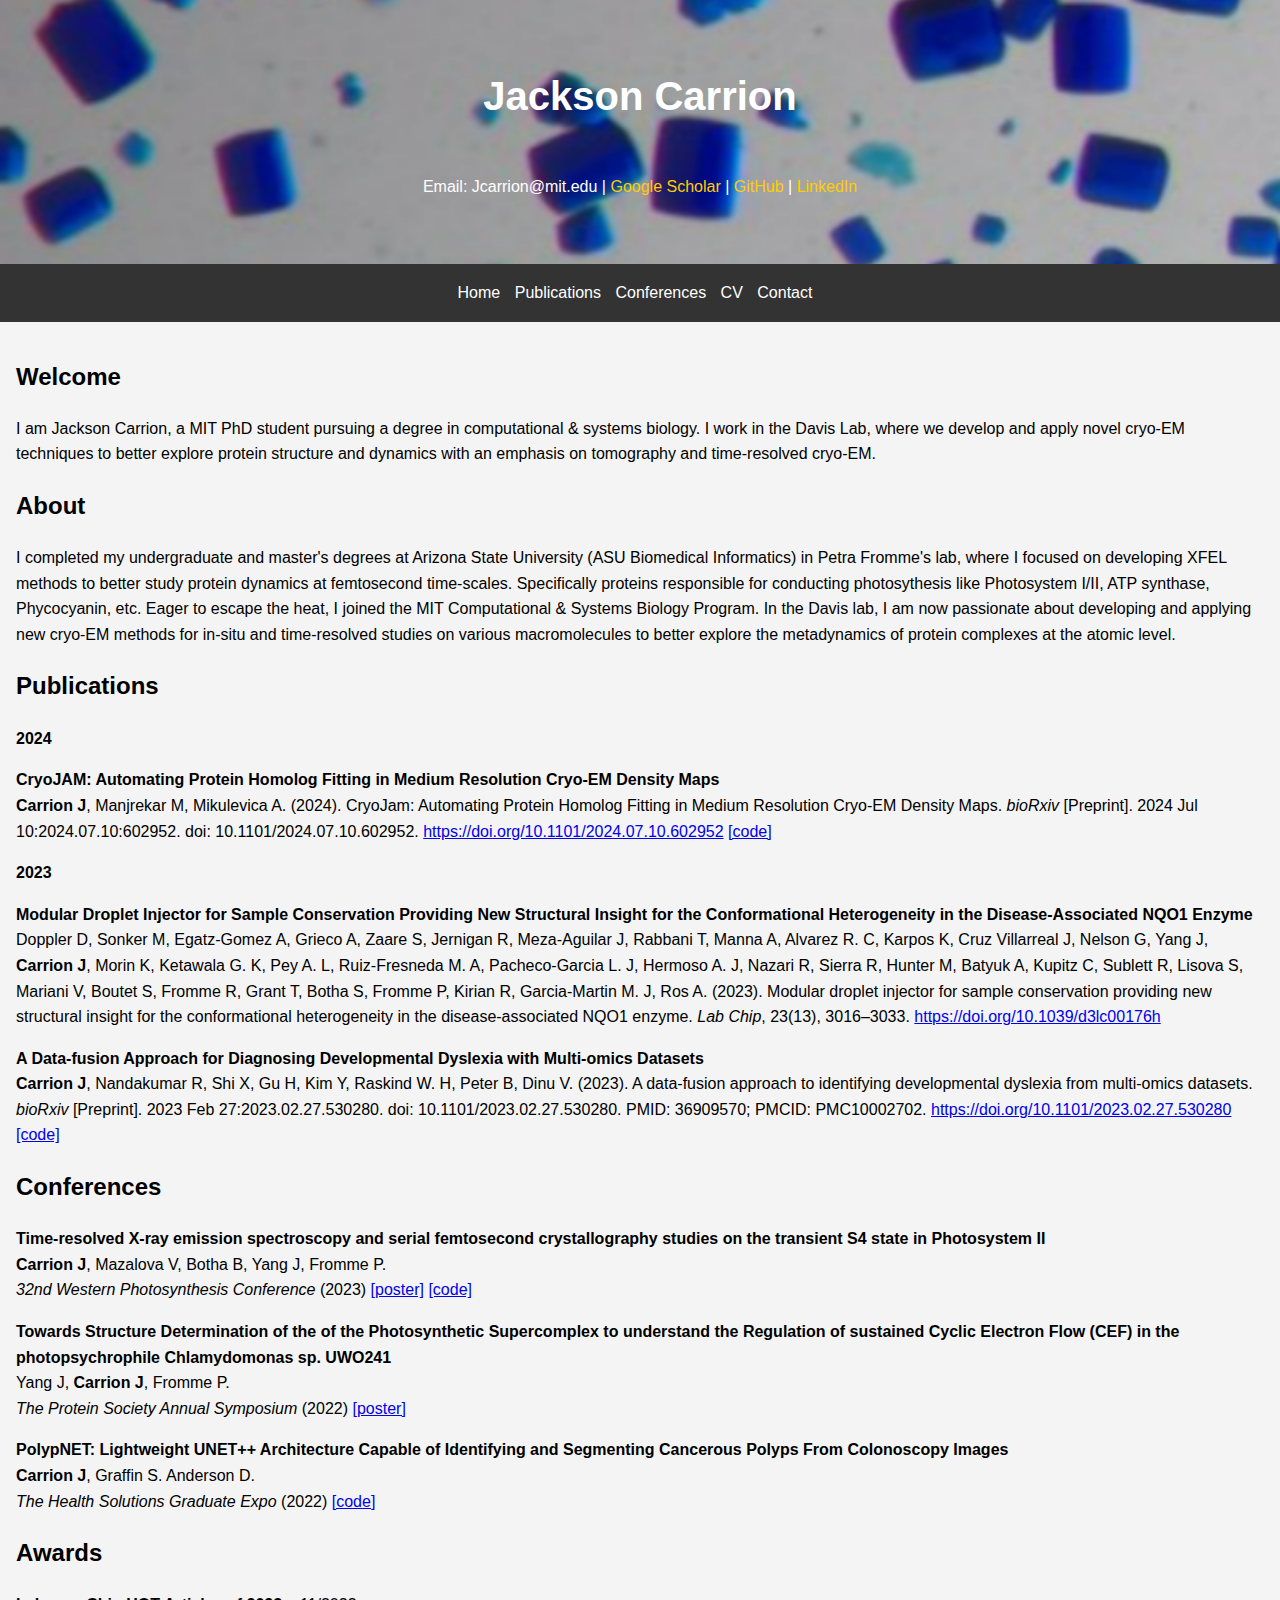
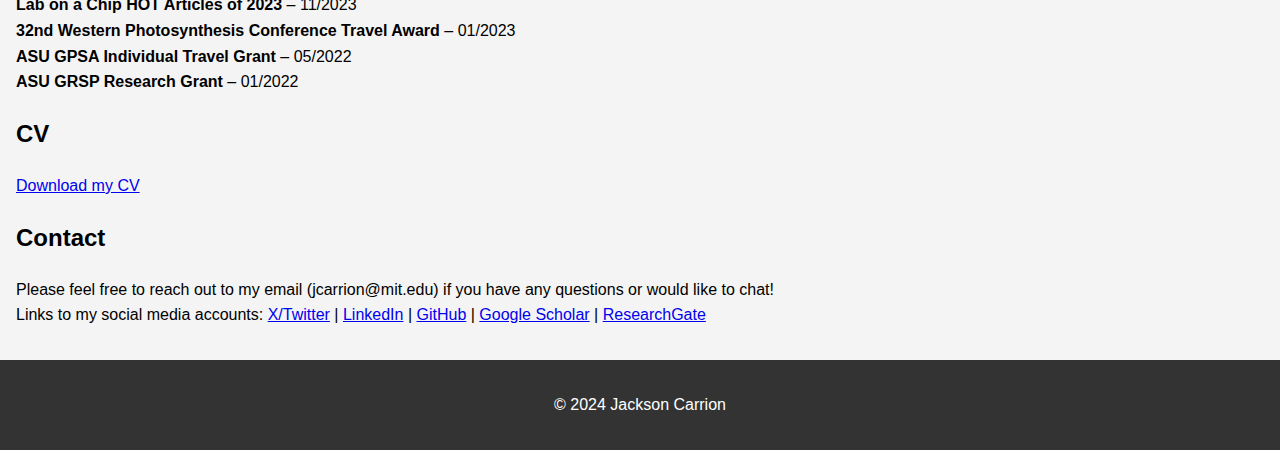
<file: index.html>
<!DOCTYPE html>
<html lang="en">
<head>
    <meta charset="UTF-8">
    <meta name="viewport" content="width=device-width, initial-scale=1.0">
    <title>Jackson Carrion</title>
    <link rel="stylesheet" href="styles2.css">
</head>
<body>
    <header>
        <h1><strong>Jackson Carrion</strong></h1><br>
        <p>Email: Jcarrion@mit.edu | <a href="https://scholar.google.com/citations?user=rPCQIBkAAAAJ&hl=en&oi=ao">Google Scholar</a> | <a href="https://github.com/jtcarrion">GitHub</a> | <a href="https://linkedin.com/in/jackson-carrion-024b16180">LinkedIn</a></p>
    </header>
    <nav>
        <ul>
            <li><a href="#home">Home</a></li>
            <li><a href="#publications">Publications</a></li>
            <li><a href="#Conferences">Conferences</a></li>
            <li><a href="#cv">CV</a></li>
            <li><a href="#contact">Contact</a></li>
        </ul>
    </nav>
    <main>
        <section id="home">
            <h2>Welcome</h2>
            <p>I am Jackson Carrion, a MIT PhD student pursuing a degree in computational & systems biology. I work in the Davis Lab, where we develop and apply novel cryo-EM techniques to better explore protein structure and dynamics with an emphasis on tomography and time-resolved cryo-EM.</p>
        </section>
        <section id="about">
            <h2>About</h2>
            <p>I completed my undergraduate and master's degrees at Arizona State University (ASU Biomedical Informatics) in Petra Fromme's lab, where I focused on developing XFEL methods to better study protein dynamics at femtosecond time-scales. Specifically proteins responsible for conducting photosythesis like Photosystem I/II, ATP synthase, Phycocyanin, etc. Eager to escape the heat, I joined the MIT Computational & Systems Biology Program. In the Davis lab, I am now passionate about developing and applying new cryo-EM methods for in-situ and time-resolved studies on various macromolecules to better explore the metadynamics of protein complexes at the atomic level.</p>
        </section>
        <section id="publications">
            <h2>Publications</h2>
	    <strong>2024</strong><br>
            <p>
                <strong>CryoJAM: Automating Protein Homolog Fitting in Medium Resolution Cryo-EM Density Maps</strong><br>
                <strong>Carrion J</strong>, Manjrekar M, Mikulevica A. (2024). CryoJam: Automating Protein Homolog Fitting in Medium Resolution Cryo-EM Density Maps. <em>bioRxiv</em> [Preprint]. 2024 Jul 10:2024.07.10:602952. doi: 10.1101/2024.07.10.602952. <a href="https://doi.org/10.1101/2024.07.10.602952">https://doi.org/10.1101/2024.07.10.602952</a> <a href="https://github.com/jtcarrion/CryoJAM">[code]</a>
            </p>
	    <strong>2023</strong><br>
	    <p>
                <strong>Modular Droplet Injector for Sample Conservation Providing New Structural Insight for the Conformational Heterogeneity in the Disease-Associated NQO1 Enzyme</strong><br>
                Doppler D, Sonker M, Egatz-Gomez A, Grieco A, Zaare S, Jernigan R, Meza-Aguilar J, Rabbani  T, Manna A, Alvarez R. C, Karpos K, Cruz Villarreal J, Nelson G, Yang J, <strong>Carrion J</strong>, Morin K, Ketawala G. K, Pey A. L, Ruiz-Fresneda M. A, Pacheco-Garcia L. J, Hermoso A. J, Nazari R, Sierra R, Hunter M, Batyuk A, Kupitz C, Sublett R, Lisova S, Mariani V, Boutet S, Fromme R, Grant T, Botha S, Fromme P, Kirian R, Garcia-Martin M. J, Ros A. (2023). Modular droplet injector for sample conservation providing new structural insight for the conformational heterogeneity in the disease-associated NQO1 enzyme. <em>Lab Chip</em>, 23(13), 3016–3033. <a href="https://doi.org/10.1039/d3lc00176h">https://doi.org/10.1039/d3lc00176h</a>
            </p>
            <p>
                <strong>A Data-fusion Approach for Diagnosing Developmental Dyslexia with Multi-omics Datasets</strong><br>
                <strong>Carrion J</strong>, Nandakumar R, Shi X, Gu H, Kim Y, Raskind W. H, Peter B, Dinu V. (2023). A data-fusion approach to identifying developmental dyslexia from multi-omics datasets. <em>bioRxiv</em> [Preprint]. 2023 Feb 27:2023.02.27.530280. doi: 10.1101/2023.02.27.530280. PMID: 36909570; PMCID: PMC10002702. <a href="https://doi.org/10.1101/2023.02.27.530280">https://doi.org/10.1101/2023.02.27.530280</a> <a href="https://github.com/jtcarrion/multiOmics_DataFusion">[code]</a>
            </p>
        </section>
        <section id="Conferences">
            <h2>Conferences</h2>
            <p>
		<strong>Time-resolved X-ray emission spectroscopy and serial femtosecond crystallography studies on the transient S4 state in Photosystem II</strong><br>
                <strong>Carrion J</strong>, Mazalova V, Botha B, Yang J, Fromme P. <br>
                <em>32nd Western Photosynthesis Conference</em> (2023) <a href="./etc/WPC_XES_poster.pdf">[poster]</a> <a href="https://github.com/jtcarrion/TR-XES-Data-Vizualization">[code]</a>
            </p>
            <p>
		<strong>Towards Structure Determination of the of the Photosynthetic Supercomplex to understand the Regulation of sustained Cyclic Electron Flow (CEF) in the photopsychrophile Chlamydomonas sp. UWO241</strong><br>
                Yang J, <strong>Carrion J</strong>, Fromme P.<br>
                <em>The Protein Society Annual Symposium</em> (2022) <a href="./etc/PS36_PSI_poster.pdf">[poster]</a>
            </p>
            <p>
		<strong>PolypNET: Lightweight UNET++ Architecture Capable of Identifying and Segmenting Cancerous Polyps From Colonoscopy Images</strong><br>
                <strong>Carrion J</strong>, Graffin S. Anderson D.<br>
                <em>The Health Solutions Graduate Expo</em> (2022) <a href="https://github.com/jtcarrion/PolypNet">[code]</a>
            </p>

        </section>
        <section id="Awards">
            <h2>Awards</h2>
            <p>
		<strong>Lab on a Chip HOT Articles of 2023</strong> – 11/2023<br>
		<strong>32nd Western Photosynthesis Conference Travel Award</strong> – 01/2023<br>
		<strong>ASU GPSA Individual Travel Grant</strong> – 05/2022<br>
		<strong>ASU GRSP Research Grant</strong> – 01/2022
	    </p>
        </section>
        <section id="cv">
            <h2>CV</h2>
            <p><a href="./etc/JacksonCarrion_CV.pdf" download>Download my CV</a></p>
        </section>
        <section id="contact">
            <h2>Contact</h2>
            <p> 
		Please feel free to reach out to my email (jcarrion@mit.edu) if you have any questions or would like to chat!<br>
		Links to my social media accounts: <a href="https://x.com/jacksonnn18">X/Twitter</a> | <a href="https://linkedin.com/in/jackson-carrion-024b16180">LinkedIn</a> | <a href="https://github.com/jtcarrion">GitHub</a> | <a href="https://scholar.google.com/citations?user=rPCQIBkAAAAJ&hl=en&oi=ao">Google Scholar</a> | <a href="https://www.researchgate.net/profile/Jackson-Carrion">ResearchGate</a>
            </p>
        </section>
    </main>
    <footer>
        <p>&copy; 2024 Jackson Carrion</p>
    </footer>
</body>
</html>
</file>
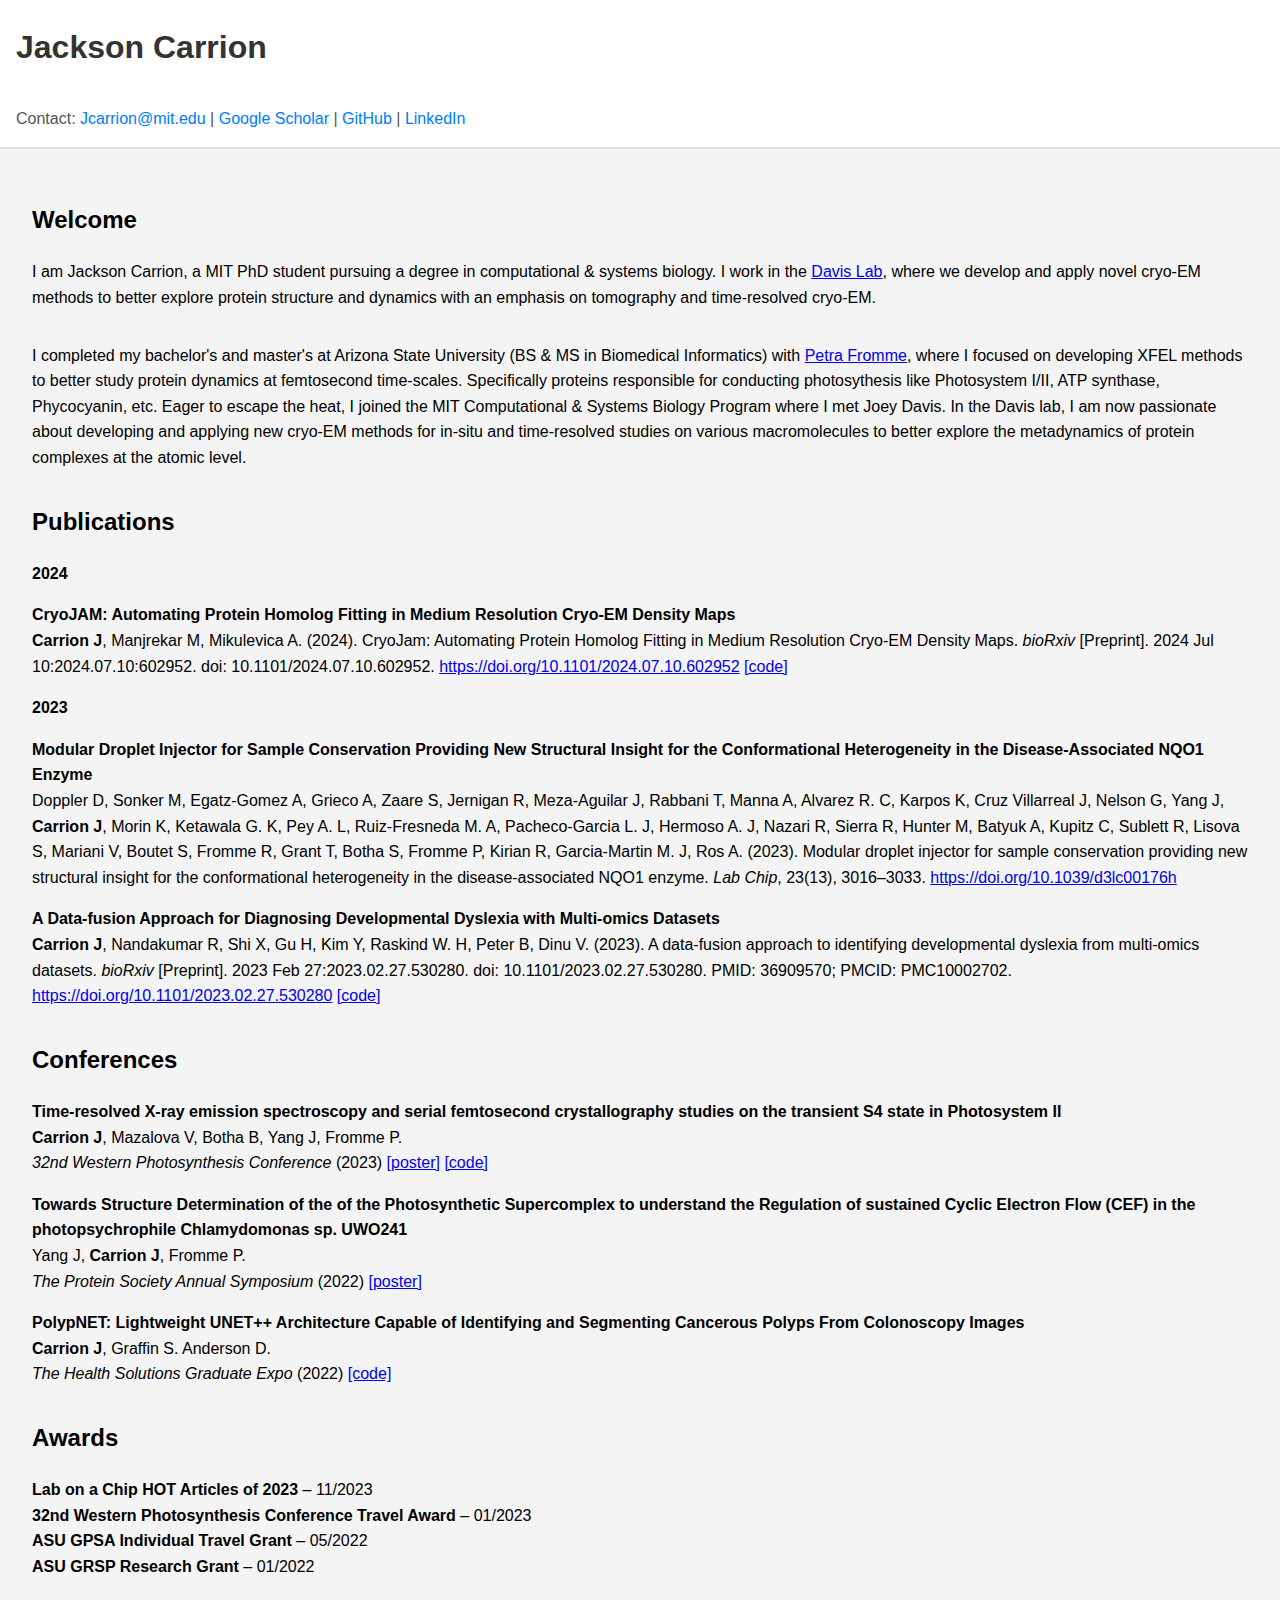
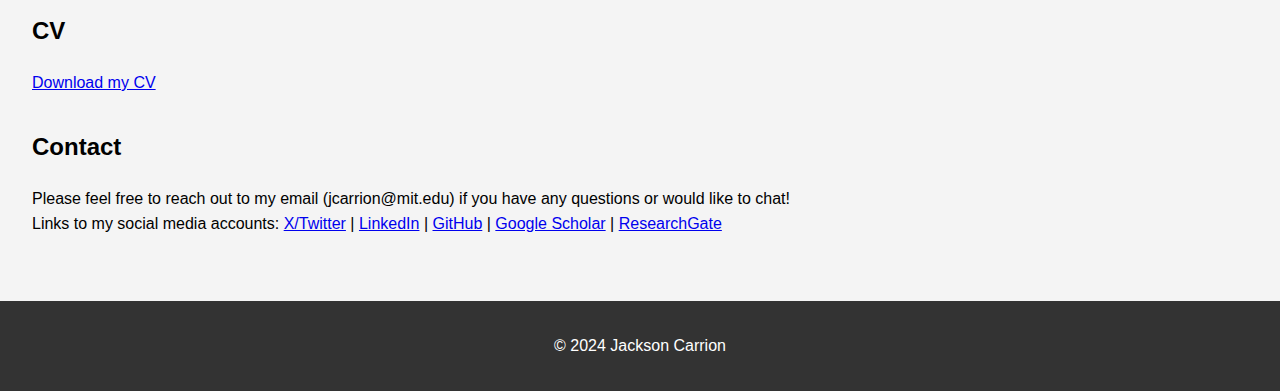
<file: index_t.html>
<!DOCTYPE html>
<html lang="en">
<head>
    <meta charset="UTF-8">
    <meta name="viewport" content="width=device-width, initial-scale=1.0">
    <title>Jackson Carrion</title>
    <link rel="stylesheet" href="styles.css">
</head>
<body>
    <header>
        <h1><strong>Jackson Carrion</strong></h1><br>
        <p>Contact: <a href='mailto:Jcarrion@mit.edu'>Jcarrion@mit.edu</a> | <a href="https://scholar.google.com/citations?user=rPCQIBkAAAAJ&hl=en&oi=ao">Google Scholar</a> | <a href="https://github.com/jtcarrion">GitHub</a> | <a href="https://linkedin.com/in/jackson-carrion-024b16180">LinkedIn</a></p>
    </header>
    <main>
        <section id="home">
            <h2>Welcome</h2>
            <p>I am Jackson Carrion, a MIT PhD student pursuing a degree in computational & systems biology. I work in the <a href="https://jhdavislab.org/">Davis Lab</a>, where we develop and apply novel cryo-EM methods to better explore protein structure and dynamics with an emphasis on tomography and time-resolved cryo-EM.</p>
        </section>
        <section id="about">
            <p>I completed my bachelor's and master's at Arizona State University (BS & MS in Biomedical Informatics) with <a href="https://search.asu.edu/profile/393381">Petra Fromme</a>, where I focused on developing XFEL methods to better study protein dynamics at femtosecond time-scales. Specifically proteins responsible for conducting photosythesis like Photosystem I/II, ATP synthase, Phycocyanin, etc. Eager to escape the heat, I joined the MIT Computational & Systems Biology Program where I met Joey Davis. In the Davis lab, I am now passionate about developing and applying new cryo-EM methods for in-situ and time-resolved studies on various macromolecules to better explore the metadynamics of protein complexes at the atomic level.</p>
        </section>
        <section id="publications">
            <h2>Publications</h2>
	    <strong>2024</strong><br>
            <p>
                <strong>CryoJAM: Automating Protein Homolog Fitting in Medium Resolution Cryo-EM Density Maps</strong><br>
                <strong>Carrion J</strong>, Manjrekar M, Mikulevica A. (2024). CryoJam: Automating Protein Homolog Fitting in Medium Resolution Cryo-EM Density Maps. <em>bioRxiv</em> [Preprint]. 2024 Jul 10:2024.07.10:602952. doi: 10.1101/2024.07.10.602952. <a href="https://doi.org/10.1101/2024.07.10.602952">https://doi.org/10.1101/2024.07.10.602952</a> <a href="https://github.com/jtcarrion/CryoJAM">[code]</a>
            </p>
	    <strong>2023</strong><br>
	    <p>
                <strong>Modular Droplet Injector for Sample Conservation Providing New Structural Insight for the Conformational Heterogeneity in the Disease-Associated NQO1 Enzyme</strong><br>
                Doppler D, Sonker M, Egatz-Gomez A, Grieco A, Zaare S, Jernigan R, Meza-Aguilar J, Rabbani  T, Manna A, Alvarez R. C, Karpos K, Cruz Villarreal J, Nelson G, Yang J, <strong>Carrion J</strong>, Morin K, Ketawala G. K, Pey A. L, Ruiz-Fresneda M. A, Pacheco-Garcia L. J, Hermoso A. J, Nazari R, Sierra R, Hunter M, Batyuk A, Kupitz C, Sublett R, Lisova S, Mariani V, Boutet S, Fromme R, Grant T, Botha S, Fromme P, Kirian R, Garcia-Martin M. J, Ros A. (2023). Modular droplet injector for sample conservation providing new structural insight for the conformational heterogeneity in the disease-associated NQO1 enzyme. <em>Lab Chip</em>, 23(13), 3016–3033. <a href="https://doi.org/10.1039/d3lc00176h">https://doi.org/10.1039/d3lc00176h</a>
            </p>
            <p>
                <strong>A Data-fusion Approach for Diagnosing Developmental Dyslexia with Multi-omics Datasets</strong><br>
                <strong>Carrion J</strong>, Nandakumar R, Shi X, Gu H, Kim Y, Raskind W. H, Peter B, Dinu V. (2023). A data-fusion approach to identifying developmental dyslexia from multi-omics datasets. <em>bioRxiv</em> [Preprint]. 2023 Feb 27:2023.02.27.530280. doi: 10.1101/2023.02.27.530280. PMID: 36909570; PMCID: PMC10002702. <a href="https://doi.org/10.1101/2023.02.27.530280">https://doi.org/10.1101/2023.02.27.530280</a> <a href="https://github.com/jtcarrion/multiOmics_DataFusion">[code]</a>
            </p>
        </section>
        <section id="Conferences">
            <h2>Conferences</h2>
            <p>
		<strong>Time-resolved X-ray emission spectroscopy and serial femtosecond crystallography studies on the transient S4 state in Photosystem II</strong><br>
                <strong>Carrion J</strong>, Mazalova V, Botha B, Yang J, Fromme P. <br>
                <em>32nd Western Photosynthesis Conference</em> (2023) <a href="./etc/WPC_XES_poster.pdf">[poster]</a> <a href="https://github.com/jtcarrion/TR-XES-Data-Vizualization">[code]</a>
            </p>
            <p>
		<strong>Towards Structure Determination of the of the Photosynthetic Supercomplex to understand the Regulation of sustained Cyclic Electron Flow (CEF) in the photopsychrophile Chlamydomonas sp. UWO241</strong><br>
                Yang J, <strong>Carrion J</strong>, Fromme P.<br>
                <em>The Protein Society Annual Symposium</em> (2022) <a href="./etc/PS36_PSI_poster.pdf">[poster]</a>
            </p>
            <p>
		<strong>PolypNET: Lightweight UNET++ Architecture Capable of Identifying and Segmenting Cancerous Polyps From Colonoscopy Images</strong><br>
                <strong>Carrion J</strong>, Graffin S. Anderson D.<br>
                <em>The Health Solutions Graduate Expo</em> (2022) <a href="https://github.com/jtcarrion/PolypNet">[code]</a>
            </p>

        </section>
        <section id="Awards">
            <h2>Awards</h2>
            <p>
		<strong>Lab on a Chip HOT Articles of 2023</strong> – 11/2023<br>
		<strong>32nd Western Photosynthesis Conference Travel Award</strong> – 01/2023<br>
		<strong>ASU GPSA Individual Travel Grant</strong> – 05/2022<br>
		<strong>ASU GRSP Research Grant</strong> – 01/2022
	    </p>
        </section>
        <section id="cv">
            <h2>CV</h2>
            <p><a href="./etc/JacksonCarrion_CV.pdf" download>Download my CV</a></p>
        </section>
        <section id="contact">
            <h2>Contact</h2>
            <p> 
		Please feel free to reach out to my email (jcarrion@mit.edu) if you have any questions or would like to chat!<br>
		Links to my social media accounts: <a href="https://x.com/jacksonnn18">X/Twitter</a> | <a href="https://linkedin.com/in/jackson-carrion-024b16180">LinkedIn</a> | <a href="https://github.com/jtcarrion">GitHub</a> | <a href="https://scholar.google.com/citations?user=rPCQIBkAAAAJ&hl=en&oi=ao">Google Scholar</a> | <a href="https://www.researchgate.net/profile/Jackson-Carrion">ResearchGate</a>
            </p>
        </section>
    </main>
    <footer>
        <p>&copy; 2024 Jackson Carrion</p>
    </footer>
</body>
</html>
</file>
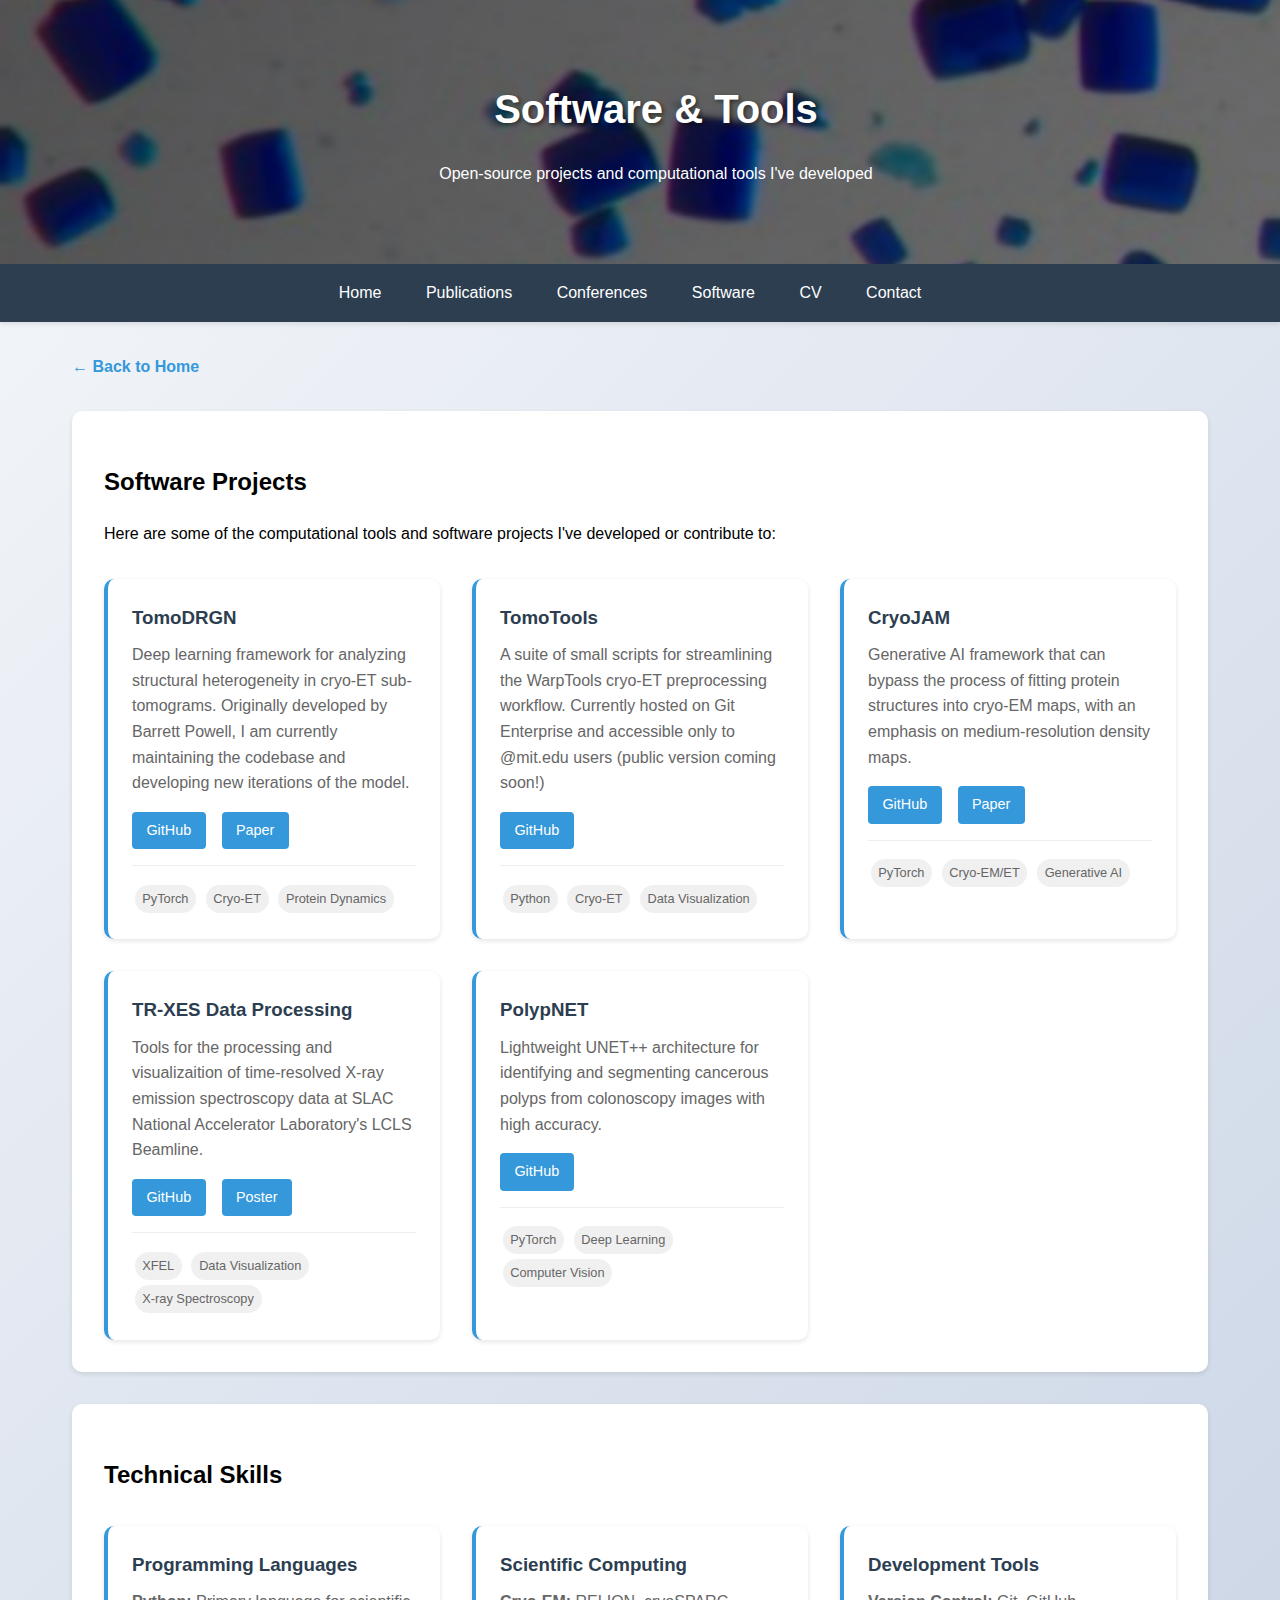
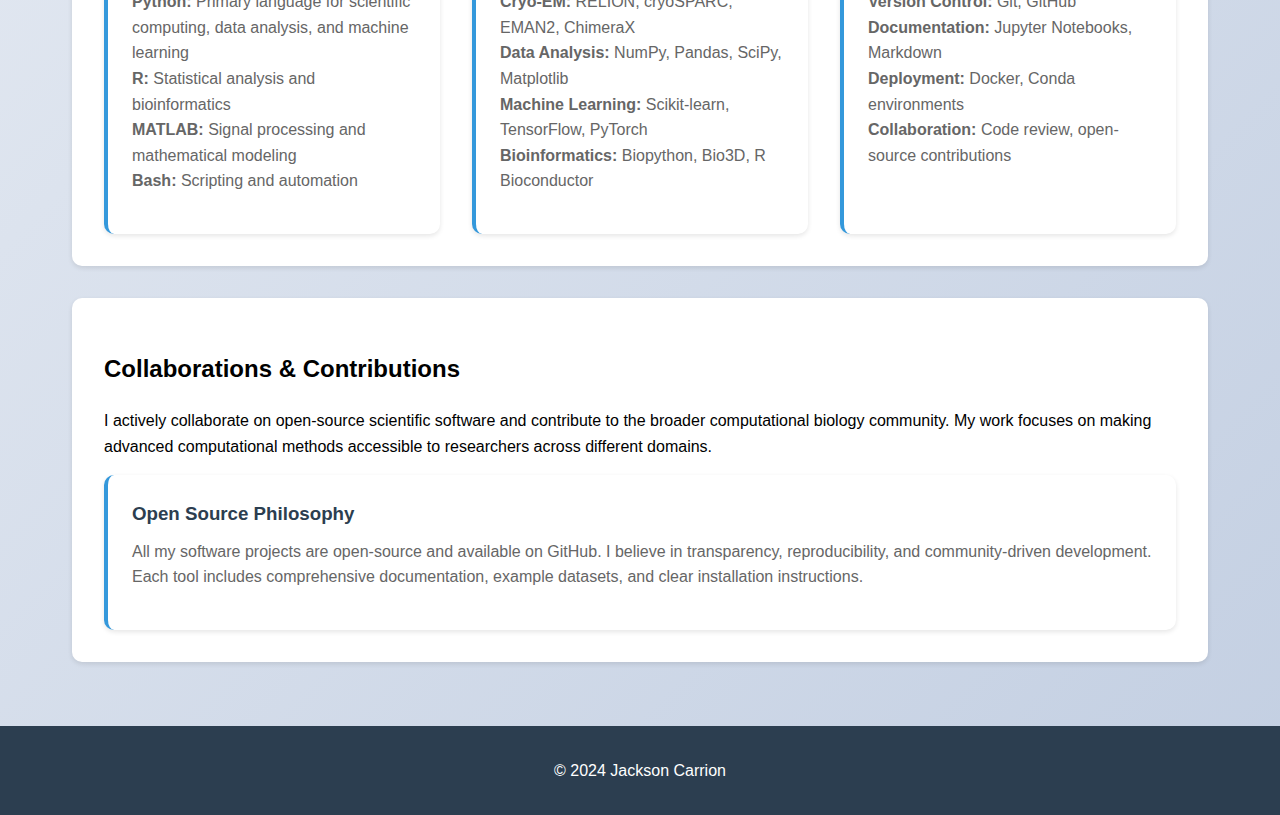
<file: software.html>
<!DOCTYPE html>
<html lang="en">
<head>
    <meta charset="UTF-8">
    <meta name="viewport" content="width=device-width, initial-scale=1.0">
    <title>Software - Jackson Carrion</title>
    <link rel="stylesheet" href="styles4.css">
    <script src="script.js"></script>
    <style>
        .software-grid {
            display: grid;
            grid-template-columns: repeat(auto-fit, minmax(300px, 1fr));
            gap: 2em;
            margin-top: 2em;
        }
        
        .software-card {
            background: white;
            border-radius: 10px;
            padding: 1.5em;
            box-shadow: 0 2px 5px rgba(0, 0, 0, 0.1);
            transition: transform 0.3s ease, box-shadow 0.3s ease;
            border-left: 4px solid var(--secondary-color);
        }
        
        .software-card:hover {
            transform: translateY(-5px);
            box-shadow: 0 5px 15px rgba(0, 0, 0, 0.1);
        }
        
        .software-card h3 {
            color: var(--primary-color);
            margin-top: 0;
            margin-bottom: 0.5em;
        }
        
        .software-card .description {
            color: #666;
            margin-bottom: 1em;
            line-height: 1.6;
        }
        
        .software-links {
            display: flex;
            gap: 1em;
            flex-wrap: wrap;
        }
        
        .software-links a {
            padding: 0.5em 1em;
            background: var(--secondary-color);
            color: white;
            text-decoration: none;
            border-radius: 4px;
            transition: background-color 0.3s ease;
            font-size: 0.9em;
        }
        
        .software-links a:hover {
            background: var(--accent-color);
        }
        
        .tech-stack {
            margin-top: 1em;
            padding-top: 1em;
            border-top: 1px solid #eee;
        }
        
        .tech-tag {
            display: inline-block;
            background: #f0f0f0;
            color: #666;
            padding: 0.3em 0.6em;
            border-radius: 15px;
            font-size: 0.8em;
            margin: 0.2em;
        }
        
        .back-link {
            display: inline-block;
            margin-bottom: 2em;
            color: var(--secondary-color);
            text-decoration: none;
            font-weight: bold;
        }
        
        .back-link:hover {
            color: var(--accent-color);
        }
        
        .back-link::before {
            content: "← ";
        }
    </style>
</head>
<body>
    <header>
        <div class="banner-container">
            <div class="banner-slide active" style="background-image: url('etc/PC_banner.png')"></div>
        </div>
        <h1><strong>Software & Tools</strong></h1>
        <p>Open-source projects and computational tools I've developed</p>
    </header>
    
    <nav>
        <ul>
            <li><a href="index.html">Home</a></li>
            <li><a href="index.html#publications">Publications</a></li>
            <li><a href="index.html#Conferences">Conferences</a></li>
            <li><a href="software.html">Software</a></li>
            <li><a href="index.html#cv">CV</a></li>
            <li><a href="index.html#contact">Contact</a></li>
        </ul>
    </nav>
    
    <main>
        <a href="index.html" class="back-link">Back to Home</a>
        
        <section>
            <h2>Software Projects</h2>
            <p>Here are some of the computational tools and software projects I've developed or contribute to:</p>
            
            <div class="software-grid">
                <div class="software-card">
                    <h3>TomoDRGN</h3>
                    <div class="description">
                        Deep learning framework for analyzing structural heterogeneity in cryo-ET sub-tomograms. Originally developed by Barrett Powell, I am currently maintaining the codebase and developing new iterations of the model.
                    </div>
                    <div class="software-links">
                        <a href="https://github.com/bpowell122/tomodrgn">GitHub</a>
                        <a href="https://www.nature.com/articles/s41592-024-02210-z">Paper</a>
                    </div>
                    <div class="tech-stack">
                        <span class="tech-tag">PyTorch</span>
                        <span class="tech-tag">Cryo-ET</span>
                        <span class="tech-tag">Protein Dynamics</span>
                    </div>
                </div>

                <div class="software-card">
                    <h3>TomoTools</h3>
                    <div class="description">
                        A suite of small scripts for streamlining the WarpTools cryo-ET preprocessing workflow. Currently hosted on Git Enterprise and accessible only to @mit.edu users (public version coming soon!)
                    </div>
                    <div class="software-links">
                        <a href="https://github.mit.edu/bmp/tomotools">GitHub</a>
                    </div>
                    <div class="tech-stack">
                        <span class="tech-tag">Python</span>
                        <span class="tech-tag">Cryo-ET</span>
                        <span class="tech-tag">Data Visualization</span>
                    </div>
                </div>

                <div class="software-card">
                    <h3>CryoJAM</h3>
                    <div class="description">
                        Generative AI framework that can bypass the process of fitting protein structures into cryo-EM maps, with an emphasis on medium-resolution density maps.
                    </div>
                    <div class="software-links">
                        <a href="https://github.com/jtcarrion/CryoJAM">GitHub</a>
                        <a href="https://doi.org/10.1101/2024.07.10.602952">Paper</a>
                    </div>
                    <div class="tech-stack">
                        <span class="tech-tag">PyTorch</span>
                        <span class="tech-tag">Cryo-EM/ET</span>
                        <span class="tech-tag">Generative AI</span>
                    </div>
                </div>
                
                <div class="software-card">
                    <h3>TR-XES Data Processing</h3>
                    <div class="description">
                        Tools for the processing and visualizaition of time-resolved X-ray emission spectroscopy data at SLAC National Accelerator Laboratory's LCLS Beamline. 
                    </div>
                    <div class="software-links">
                        <a href="https://github.com/jtcarrion/TR-XES-Data-Vizualization">GitHub</a>
                        <a href="./etc/WPC_XES_poster_v2.pdf">Poster</a>
                    </div>
                    <div class="tech-stack">
                        <span class="tech-tag">XFEL</span>
                        <span class="tech-tag">Data Visualization</span>
                        <span class="tech-tag">X-ray Spectroscopy</span>
                    </div>
                </div>
                
                <div class="software-card">
                    <h3>PolypNET</h3>
                    <div class="description">
                        Lightweight UNET++ architecture for identifying and segmenting cancerous polyps 
                        from colonoscopy images with high accuracy.
                    </div>
                    <div class="software-links">
                        <a href="https://github.com/jtcarrion/PolypNet">GitHub</a>
                    </div>
                    <div class="tech-stack">
                        <span class="tech-tag">PyTorch</span>
                        <span class="tech-tag">Deep Learning</span>
                        <span class="tech-tag">Computer Vision</span>
                    </div>
                </div>
            </div>
        </section>
        
        <section>
            <h2>Technical Skills</h2>
            <div class="software-grid">
                <div class="software-card">
                    <h3>Programming Languages</h3>
                    <div class="description">
                        <strong>Python:</strong> Primary language for scientific computing, data analysis, and machine learning<br>
                        <strong>R:</strong> Statistical analysis and bioinformatics<br>
                        <strong>MATLAB:</strong> Signal processing and mathematical modeling<br>
                        <strong>Bash:</strong> Scripting and automation
                    </div>
                </div>
                
                <div class="software-card">
                    <h3>Scientific Computing</h3>
                    <div class="description">
                        <strong>Cryo-EM:</strong> RELION, cryoSPARC, EMAN2, ChimeraX<br>
                        <strong>Data Analysis:</strong> NumPy, Pandas, SciPy, Matplotlib<br>
                        <strong>Machine Learning:</strong> Scikit-learn, TensorFlow, PyTorch<br>
                        <strong>Bioinformatics:</strong> Biopython, Bio3D, R Bioconductor
                    </div>
                </div>
                
                <div class="software-card">
                    <h3>Development Tools</h3>
                    <div class="description">
                        <strong>Version Control:</strong> Git, GitHub<br>
                        <strong>Documentation:</strong> Jupyter Notebooks, Markdown<br>
                        <strong>Deployment:</strong> Docker, Conda environments<br>
                        <strong>Collaboration:</strong> Code review, open-source contributions
                    </div>
                </div>
            </div>
        </section>
        
        <section>
            <h2>Collaborations & Contributions</h2>
            <p>I actively collaborate on open-source scientific software and contribute to the broader computational biology community. My work focuses on making advanced computational methods accessible to researchers across different domains.</p>
            
            <div class="software-card">
                <h3>Open Source Philosophy</h3>
                <div class="description">
                    All my software projects are open-source and available on GitHub. I believe in 
                    transparency, reproducibility, and community-driven development. Each tool includes 
                    comprehensive documentation, example datasets, and clear installation instructions.
                </div>
            </div>
        </section>
    </main>
    
    <footer>
        <p>&copy; 2024 Jackson Carrion</p>
    </footer>
</body>
</html>
</file>
<file: styles2.css>
body {
    font-family: Arial, sans-serif;
    line-height: 1.6;
    margin: 0;
    padding: 0;
    background-color: #f4f4f4;
}

header {
    position: relative;
    width: 100%
    color: #ffffff;
    padding: 2em 1em; /* Increased padding for better visibility */
    text-align: center;
    min-height: 200px; /* Ensure the header has a minimum height */
    display: flex;
    flex-direction: column;
    justify-content: center;
    align-items: center;
    background: url('etc/linkedin_banner_3.png') no-repeat center center/cover;
}

header .content {
    text-align: center;
    color: #ffffff;
    background-color: rgba(0, 0, 0, 0.5); /* Semi-transparent background */
    padding: 1em;
    border-radius: 10px;
}

header h1 {
    font-size: 2.5em; /* Increase this value to make the text larger */
    color: #ffffff;
    margin: 0 0 0.5em; /* Add some margin to separate from the email section */
}

header p {
    margin: 0;
    color: #ffffff;
}

header a {
    color: #ffcc00; /* Bright yellow color for links */
    text-decoration: none;
}

header a:hover {
    color: #ff9900; /* Slightly darker shade on hover */
}

.slideshow-container {
    max-width: 100%;
    position: absolute;
    top: 0;
    left: 0;
    width: 100%;
    height: 300px; /* Adjust the height as needed */
    overflow: hidden;
}

.mySlides {
    display: none;
}

.mySlides img {
    width: 100%;
    height: 300px; /* Ensure the images fit the container */
    object-fit: cover;
    transform: scale(0.8); /* Scale down the image to zoom out */
}

nav {
    background: #333;
    padding: 1em;
}

nav ul {
    list-style: none;
    padding: 0;
    margin: 0;
    text-align: center;
}

nav ul li {
    display: inline;
    margin-right: 10px;
}

nav ul li a {
    color: #fff;
    text-decoration: none;
}

main {
    padding: 1em;
    min-height: calc(100vh - 200px); /* Adjust this value based on your header and footer heights */
    box-sizing: border-box; /* Include padding in the element's total width and height */
}

footer {
    background: #333;
    color: #fff;
    text-align: center;
    padding: 1em;
    margin-top: auto;
}
</file>
<file: styles.css>
body {
    font-family: Arial, sans-serif;
    line-height: 1.6;
    margin: 0;
    padding: 0;
    background-color: #f4f4f4;
}

header {
    background-color: #fff;
    color: #333;
    padding: 1em;
    text-align: left;
    border-bottom: 2px solid #e0e0e0;
}

header h1 {
    font-size: 2em;
    margin: 0.2em 0;
}

header p {
    margin: 0;
    font-size: 1em;
    color: #555;
}

header a {
    color: #007bff;
    text-decoration: none;
}

header a:hover {
    text-decoration: underline;
}

main {
    padding: 2em;
}

section {
    margin-bottom: 2em;
}

footer {
    background: #333;
    color: #fff;
    text-align: center;
    padding: 1em;
    margin-top: auto;
}
</file>
<file: styles4.css>
/* Modern color scheme with gradients */
:root {
    --primary-color: #2c3e50;
    --secondary-color: #3498db;
    --accent-color: #e74c3c;
    --background-gradient: linear-gradient(135deg, #f5f7fa 0%, #c3cfe2 100%);
    --header-text: #ffffff;
    --link-color: #ffcc00;
    --link-hover: #ff9900;
}

body {
    font-family: Arial, sans-serif;
    line-height: 1.6;
    margin: 0;
    padding: 0;
    background: var(--background-gradient);
    transition: all 0.3s ease;
}

/* Enhanced header with dynamic background */
header {
    position: relative;
    width: 100%;
    color: var(--header-text);
    padding: 2em 1em;
    text-align: center;
    min-height: 200px;
    display: flex;
    flex-direction: column;
    justify-content: center;
    align-items: center;
    background: url('etc/linkedin_banner_3.png') no-repeat center center/cover;
    position: relative;
    overflow: hidden;
}

/* Dynamic banner overlay */
header::before {
    content: '';
    position: absolute;
    top: 0;
    left: 0;
    right: 0;
    bottom: 0;
    background: rgba(0, 0, 0, 0.4);
    z-index: 1;
}

header h1, header p {
    position: relative;
    z-index: 2;
}

header h1 {
    font-size: 2.5em;
    color: var(--header-text);
    margin: 0 0 0.5em;
    text-shadow: 2px 2px 4px rgba(0, 0, 0, 0.5);
}

header p {
    margin: 0;
    color: var(--header-text);
}

header a {
    color: var(--link-color);
    text-decoration: none;
    transition: color 0.3s ease;
}

header a:hover {
    color: var(--link-hover);
}

/* Enhanced navigation */
nav {
    background: var(--primary-color);
    padding: 1em;
    box-shadow: 0 2px 5px rgba(0, 0, 0, 0.1);
}

nav ul {
    list-style: none;
    padding: 0;
    margin: 0;
    text-align: center;
}

nav ul li {
    display: inline;
    margin-right: 20px;
}

nav ul li a {
    color: var(--header-text);
    text-decoration: none;
    padding: 5px 10px;
    border-radius: 4px;
    transition: background-color 0.3s ease;
}

nav ul li a:hover {
    background-color: rgba(255, 255, 255, 0.1);
}

/* Main content styling */
main {
    padding: 2em;
    min-height: calc(100vh - 200px);
    box-sizing: border-box;
    max-width: 1200px;
    margin: 0 auto;
}

/* Enhanced section styling */
section {
    background: white;
    padding: 2em;
    margin-bottom: 2em;
    border-radius: 10px;
    box-shadow: 0 2px 5px rgba(0, 0, 0, 0.1);
    transition: transform 0.3s ease, box-shadow 0.3s ease;
}

section:hover {
    transform: translateY(-5px);
    box-shadow: 0 5px 15px rgba(0, 0, 0, 0.1);
}

/* Publication and conference styling */
.publication, .conference {
    margin-bottom: 1.5em;
    padding: 1em;
    border-left: 4px solid var(--secondary-color);
    background: #f8f9fa;
    transition: transform 0.3s ease;
}

.publication:hover, .conference:hover {
    transform: translateX(10px);
}

/* Enhanced link styling */
a {
    color: var(--secondary-color);
    text-decoration: none;
    transition: color 0.3s ease;
}

a:hover {
    color: var(--accent-color);
}

/* Footer styling */
footer {
    background: var(--primary-color);
    color: var(--header-text);
    text-align: center;
    padding: 1em;
    margin-top: auto;
}

/* Responsive design */
@media (max-width: 768px) {
    header h1 {
        font-size: 2em;
    }
    
    nav ul li {
        display: block;
        margin: 10px 0;
    }
    
    main {
        padding: 1em;
    }
    
    section {
        padding: 1em;
    }
}

/* Dark mode support */
@media (prefers-color-scheme: dark) {
    :root {
        --background-gradient: linear-gradient(135deg, #2c3e50 0%, #1a1a1a 100%);
        --header-text: #ffffff;
    }
    
    body {
        color: #ffffff;
    }
    
    section {
        background: #2c3e50;
        color: #ffffff;
    }
    
    .publication, .conference {
        background: #34495e;
    }
}
</file>
